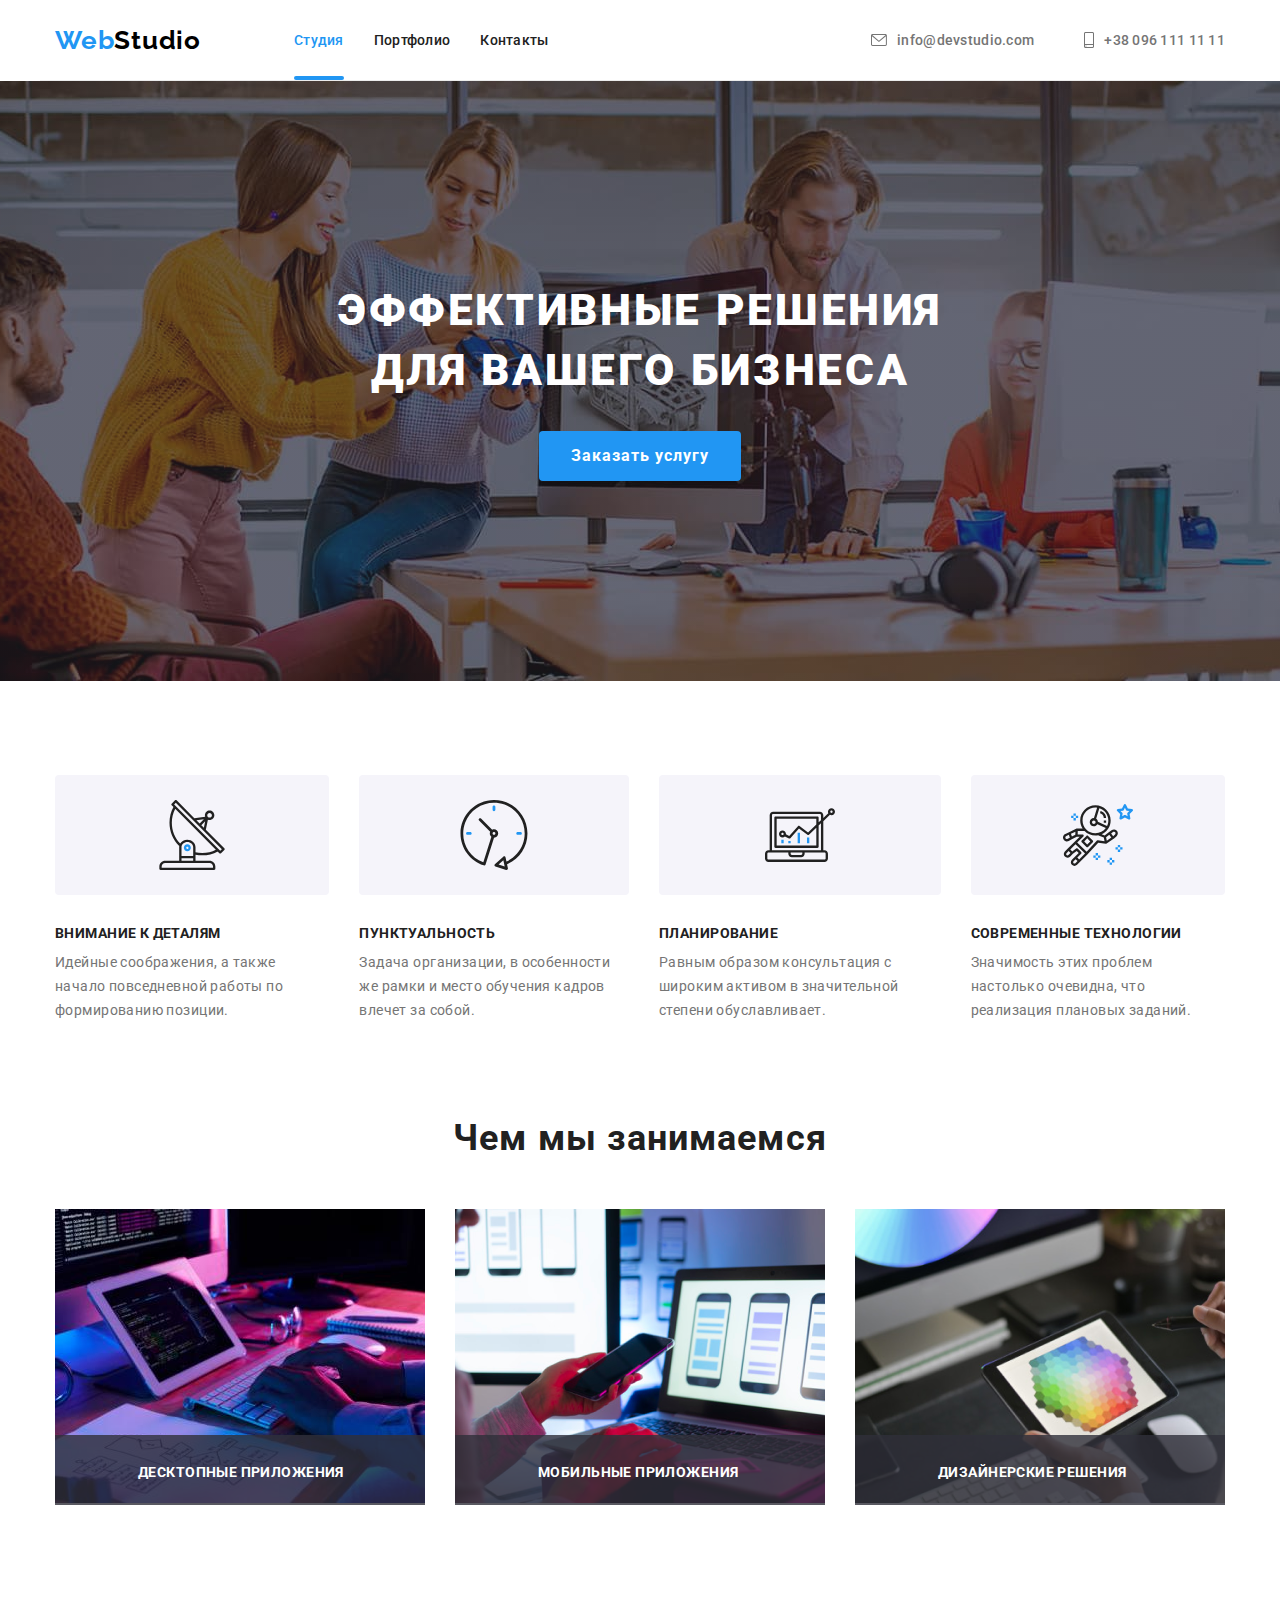
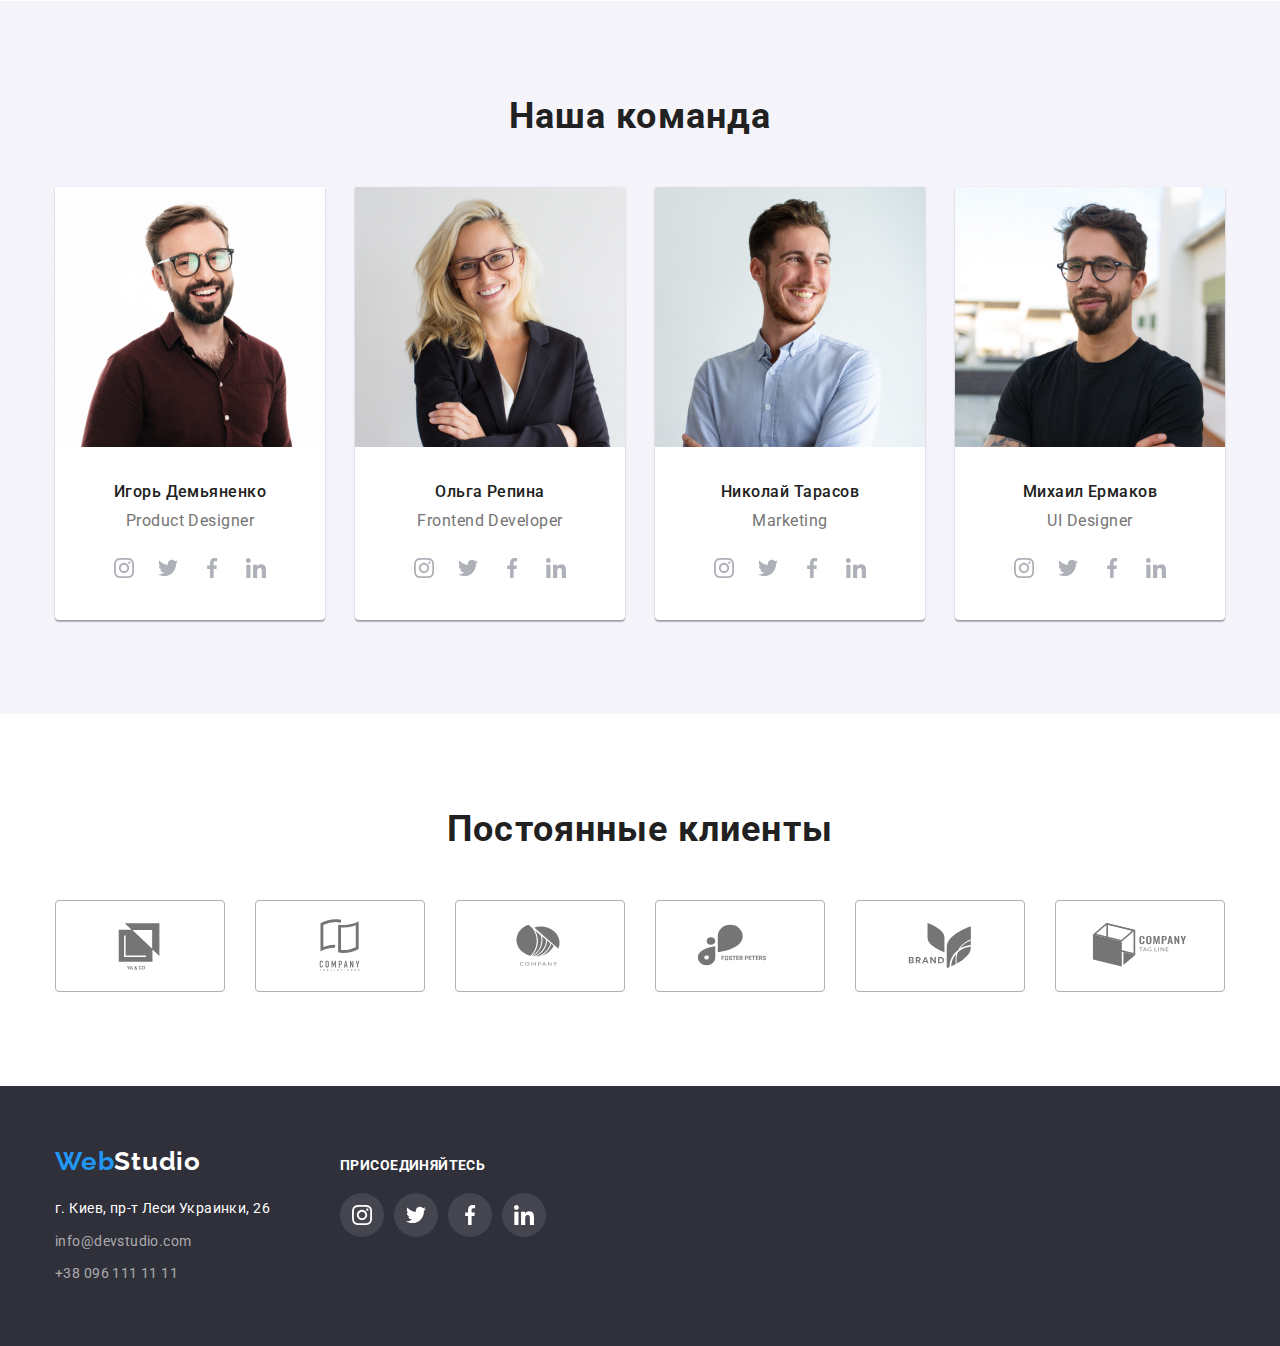
<file: index.html>
<!DOCTYPE html>
<html lang="ru">
<head>
    <meta charset="UTF-8">
    <meta http-equiv="X-UA-Compatible" content="IE=edge">
    <meta name="viewport" content="width=device-width, initial-scale=1.0">
    <link rel="preconnect" href="https://fonts.googleapis.com">
    <link rel="preconnect" href="https://fonts.gstatic.com" crossorigin>
    <link href="https://fonts.googleapis.com/css2?family=Raleway:wght@700&family=Roboto:wght@400;500;700;900&display=swap"
        rel="stylesheet">
    <link rel="stylesheet" href="css/styles.css">
    <link rel="stylesheet" href="./css/modern-normalize.css">
    <link rel="stylesheet" href="./css/reset.css">
    <title>Студия</title>
</head>
<body>
    <!--------шапка---------->
    <header>
        <div class="container nav-container">
            <nav class="main-nav">
                <a class="link header-logo-web" href="./index.html">Web<span class="header-logo-studio">Studio</span></a>
                <ul class="list header-list">
                    <li class="header-pre-list">
                        <a class="link header-link current" href="./index.html">Студия</a>
                    </li>
                    <li class="header-pre-list">
                        <a class="link header-link" href="./portfolio.html">Портфолио</a>
                    </li>
                    <li class="header-pre-list">
                        <a class="link header-link" href="">Контакты</a>
                    </li>
                </ul>
            </nav>
                <ul class="list header-tel-mail">
                    <li class="header-contact">
                        <a class="link header-mail" href="mailto:info@devstudio.com">
                        <svg class="header-icon-mail">
                            <use href="./images/symbol-defs.svg#icon-envelope-hover">
                            </use>
                        </svg>
                        info@devstudio.com</a>
                    </li>
                    <li class="header-contact">
                        <a class="link header-tel" href="tel:+380961111111">
                            <svg class="header-icon-tel">
                            <use href="./images/symbol-defs.svg#icon-smartphone">
                            </use>
                        </svg>+38 096 111 11 11</a>
                    </li>
                </ul>
        </div>
    </header>
    <!---------ГЕРОЙ-------->
    <main>
        <section class="hero">
            <div class="container">
            <h1 class="hero-text">Эффективные решения для вашего бизнеса</h1>
            <button class="hero-btn" type="button" data-modal-open>Заказать услугу</button>
            </div>
        </section>
        <!------Особенности------>
        <section class="section">
            <div class="container">
                <h2 class="visually-hidden">Особенности</h2>
                <ul class="list container-text">
                    <li class="container-pre-text">
                        <div class="icon-thumb">
                            <svg class="icon-group" width="70" height="70">
                                <use href="./images/symbol-defs.svg#icon-antenna">
                                </use>
                            </svg>
                        </div>
                        <h3 class="list-text">Внимание к деталям</h3>
                        <p class="list-pre-text">Идейные соображения, а также начало повседневной работы по формированию позиции.</p>
                    </li>
                    <li class="container-pre-text">
                        <div class="icon-thumb">
                            <svg class="icon-group" width="70" height="70">
                                <use href="./images/symbol-defs.svg#icon-clock">
                                </use>
                            </svg>
                        </div>
                        <h3 class="list-text">Пунктуальность</h3>
                        <p class="list-pre-text">Задача организации, в особенности же рамки и место обучения кадров влечет за собой.</p>
                    </li>
                    <li class="container-pre-text">
                        <div class="icon-thumb">
                            <svg class="icon-group" width="70" height="70">
                                <use href="./images/symbol-defs.svg#icon-diagram">
                                </use>
                            </svg>
                        </div>
                        <h3 class="list-text">Планирование</h3>
                        <p class="list-pre-text">Равным образом консультация с широким активом в значительной степени обуславливает.</p>
                    </li>
                    <li class="container-pre-text">
                        <div class="icon-thumb">
                            <svg class="icon-group" width="70" height="70">
                                <use href="./images/symbol-defs.svg#icon-astronaut">
                                </use>
                            </svg>
                        </div>
                        <h3 class="list-text">Современные технологии</h3>
                        <p class="list-pre-text">Значимость этих проблем настолько очевидна, что реализация плановых заданий.</p>
                    </li>
                </ul>
            </div>
        </section>
        <!-----Чем-мы-занимаемся----->
        <section class="img-container">
            <div class="container">
            <h2 class="item-text">Чем мы занимаемся</h2>
            <ul class="list container-img">
                <li class="item-img">
                    <img src="./images/box1.jpg" alt="Планирование" width="370">
                    <p class="item-img-text">Десктопные приложения</p>
                </li>
                <li class="item-img">
                    <img src="./images/box2.png" alt="Современные технологии" width="370">
                    <p class="item-img-text">Мобильные приложения</p>
                </li>
                <li class="item-img">
                    <img src="./images/box3.png" alt="Внимание к деталям" width="370">
                    <p class="item-img-text">Дизайнерские решения</p>
                </li>
            </ul>
            </div>
        </section>
        <!-----Наша команда----->
        <section class="items">
            <div class="container">
                <h2 class="item-text">Наша команда</h2>
                <ul class="list container-items">
                    <li class="container-pre-items">
                        <img class="img-items" src="./images/img.jpg" alt="Игорь Демьяненко" width="270">
                        <div class="box-item-text" >
                            <h3 class="items-text">Игорь Демьяненко</h3>
                            <p class="items-title">Product Designer</p>
                            <ul class="list social-list-box">
                                <li class="link-box">
                                    <a class="link-pre-box" href="">
                                        <svg class="box-social-icon">
                                            <use href="./images/symbol-defs.svg#icon-instagram">
                                            </use>
                                        </svg>
                                    </a>
                                </li>
                                <li class="link-box">
                                    <a class="link-pre-box" href="">
                                        <svg class="box-social-icon">
                                            <use href="./images/symbol-defs.svg#icon-twitter">
                                            </use>
                                        </svg>
                                    </a>
                                </li>
                                <li class="link-box">
                                    <a class="link-pre-box" href="">
                                        <svg class="box-social-icon">
                                            <use href="./images/symbol-defs.svg#icon-facebook">
                                            </use>
                                        </svg>
                                    </a>
                                </li>
                                <li class="link-box">
                                    <a class="link-pre-box" href="">
                                        <svg class="box-social-icon">
                                            <use href="./images/symbol-defs.svg#icon-linkedin">
                                            </use>
                                        </svg>
                                    </a>
                                </li>
                            </ul>
                        </div>
                    </li>
                    <li class="container-pre-items">
                        <img class="img-items" src="./images/img(1).jpg" alt="Ольга Репина" width="270">
                        <div class="box-item-text" >
                            <h3 class="items-text">Ольга Репина</h3>
                            <p class="items-title">Frontend Developer</p>
                            <ul class="list social-list-box">
                                <li class="link-box">
                                    <a class="link-pre-box" href="">
                                        <svg class="box-social-icon">
                                            <use href="./images/symbol-defs.svg#icon-instagram">
                                            </use>
                                        </svg>
                                    </a>
                                </li>
                                <li class="link-box">
                                    <a class="link-pre-box" href="">
                                        <svg class="box-social-icon">
                                            <use href="./images/symbol-defs.svg#icon-twitter">
                                            </use>
                                        </svg>
                                    </a>
                                </li>
                                <li class="link-box">
                                    <a class="link-pre-box" href="">
                                        <svg class="box-social-icon">
                                            <use href="./images/symbol-defs.svg#icon-facebook">
                                            </use>
                                        </svg>
                                    </a>
                                </li>
                                <li class="link-box">
                                    <a class="link-pre-box" href="">
                                        <svg class="box-social-icon">
                                            <use href="./images/symbol-defs.svg#icon-linkedin">
                                            </use>
                                        </svg>
                                    </a>
                                </li>
                            </ul>
                        </div>
                    </li>
                    <li class="container-pre-items">
                        <img class="img-items" src="./images/img(2).jpg" alt="Николай Тарасов" width="270">
                        <div class="box-item-text" >
                            <h3 class="items-text">Николай Тарасов</h3>
                            <p class="items-title">Marketing</p>
                            <ul class="list social-list-box">
                                <li class="link-box">
                                    <a class="link-pre-box" href="">
                                        <svg class="box-social-icon">
                                            <use href="./images/symbol-defs.svg#icon-instagram">
                                            </use>
                                        </svg>
                                    </a>
                                </li>
                                <li class="link-box">
                                    <a class="link-pre-box" href="">
                                        <svg class="box-social-icon">
                                            <use href="./images/symbol-defs.svg#icon-twitter">
                                            </use>
                                        </svg>
                                    </a>
                                </li>
                                <li class="link-box">
                                    <a class="link-pre-box" href="">
                                        <svg class="box-social-icon">
                                            <use href="./images/symbol-defs.svg#icon-facebook">
                                            </use>
                                        </svg>
                                    </a>
                                </li>
                                <li class="link-box">
                                    <a class="link-pre-box" href="">
                                        <svg class="box-social-icon">
                                            <use href="./images/symbol-defs.svg#icon-linkedin">
                                            </use>
                                        </svg>
                                    </a>
                                </li>
                            </ul>
                        </div>
                    </li>
                    <li class="container-pre-items">
                        <img class="img-items" src="./images/img(3).jpg" alt="Михаил Ермаков" width="270">
                        <div class="box-item-text" >
                            <h3 class="items-text">Михаил Ермаков</h3>
                            <p class="items-title">UI Designer</p>
                            <ul class="list social-list-box">
                                <li class="link-box">
                                    <a class="link-pre-box" href="">
                                        <svg class="box-social-icon">
                                            <use href="./images/symbol-defs.svg#icon-instagram">
                                            </use>
                                        </svg>
                                    </a>
                                </li>
                                <li class="link-box">
                                    <a class="link-pre-box" href="">
                                        <svg class="box-social-icon">
                                            <use href="./images/symbol-defs.svg#icon-twitter">
                                            </use>
                                        </svg>
                                    </a>
                                </li>
                                <li class="link-box">
                                    <a class="link-pre-box" href="">
                                        <svg class="box-social-icon">
                                            <use href="./images/symbol-defs.svg#icon-facebook">
                                            </use>
                                        </svg>
                                    </a>
                                </li>
                                <li class="link-box">
                                    <a class="link-pre-box" href="">
                                        <svg class="box-social-icon">
                                            <use href="./images/symbol-defs.svg#icon-linkedin">
                                            </use>
                                        </svg>
                                    </a>
                                </li>
                            </ul>
                        </div>
                    </li>
                </ul>
            </div>
        </section>
        <!-- -----Постоянные-клиенты----- -->
        <section class="client-container">
            <div class="container">
                <h2 class="item-text">Постоянные клиенты</h2>
                <ul class="list client-box">
                    <li class="client-link">
                        <a class="client-link-icon" href="">
                            <svg class="client-icon">
                                <use href="./images/symbol-defs.svg#icon-Logo" >
                                </use>
                            </svg>
                        </a>
                    </li>
                    <li class="client-link">
                        <a class="client-link-icon" href="">
                            <svg class="client-icon">
                                <use href="./images/symbol-defs.svg#icon-Logo-1">
                                </use>
                            </svg>
                        </a>
                    </li>
                    <li class="client-link">
                        <a class="client-link-icon" href="">
                            <svg class="client-icon">
                                <use href="./images/symbol-defs.svg#icon-Logo-2">
                                </use>
                            </svg>
                        </a>
                    </li>
                    <li class="client-link">
                        <a class="client-link-icon" href="">
                            <svg class="client-icon">
                                <use href="./images/symbol-defs.svg#icon-Logo-3">
                                </use>
                            </svg>
                        </a>
                    </li>
                    <li class="client-link">
                        <a class="client-link-icon" href="">
                            <svg class="client-icon">
                                <use href="./images/symbol-defs.svg#icon-Logo-4">
                                </use>
                            </svg>
                        </a>
                    </li>
                    <li class="client-link">
                        <a class="client-link-icon" href="">
                            <svg class="client-icon">
                                <use href="./images/symbol-defs.svg#icon-Logo-5">
                                </use>
                            </svg>
                        </a>
                    </li>
                </ul>
            </div>
        </section>
    </main>
    <!-----футер--Подвал----->
    <footer class="footer">
        <div class="container container-footer">
        <div>
            <a class="link footer-logo-web" href="./index.html">Web<span class="footer-logo-studio">Studio</span></a>
            <ul class="list footer-container">
                <li class="footer-pre-container" >
                    <a class="link footer-map" href="https://goo.gl/maps/3yWpkA23hBz6djXq9" target="_blank" rel="noopener noreferrer">
                        <address>г. Киев, пр-т Леси Украинки, 26</address></a>
                </li>
                <li class="footer-pre-container" >
                    <a class="link footer-list" href="mailto:info@devstudio.com">info@devstudio.com</a>
                </li>
                <li class="footer-pre-container" >
                    <a class="link footer-list" href="tel:+380961111111">+38 096 111 11 11</a>
                </li>
            </ul>
        </div>
        <!-- -------------modal------------- -->
        <div class="social-box">
            <p class="social-text">присоединяйтесь</p>
            <ul class="list social-links">
                <li class="social-pre-link">
                    <a class="pre-link" href="">
                        <svg class="link-icon">
                            <use href="./images/symbol-defs.svg#icon-instagram">
                            </use>
                        </svg>
                    </a>
                </li>
                <li class="social-pre-link">
                    <a class="pre-link" href="">
                        <svg class="link-icon">
                            <use href="./images/symbol-defs.svg#icon-twitter">
                            </use>
                        </svg>
                    </a>
                </li>
                <li class="social-pre-link">
                    <a class="pre-link" href="">
                        <svg class="link-icon">
                            <use href="./images/symbol-defs.svg#icon-facebook">
                            </use>
                        </svg>
                    </a>
                </li>
                <li class="social-pre-link">
                    <a class="pre-link" href="">
                        <svg class="link-icon">
                            <use href="./images/symbol-defs.svg#icon-linkedin">
                            </use>
                        </svg>
                    </a>
                </li>
            </ul>
        </div>
        </div>
    </footer>
    <div class="backdrop is-hidden" data-modal>
        <div class="modal">
            <button type="button" class="modal-close" data-modal-close>
                <svg class="modal-close-icon" wight="18" height="18">
                    <use href="./images/symbol-defs.svg#icon-close"></use>
                </svg>
            </button>
        </div>
    </div>
    <script src="./js/modal.js"></script>
</body>
</html>
</file>
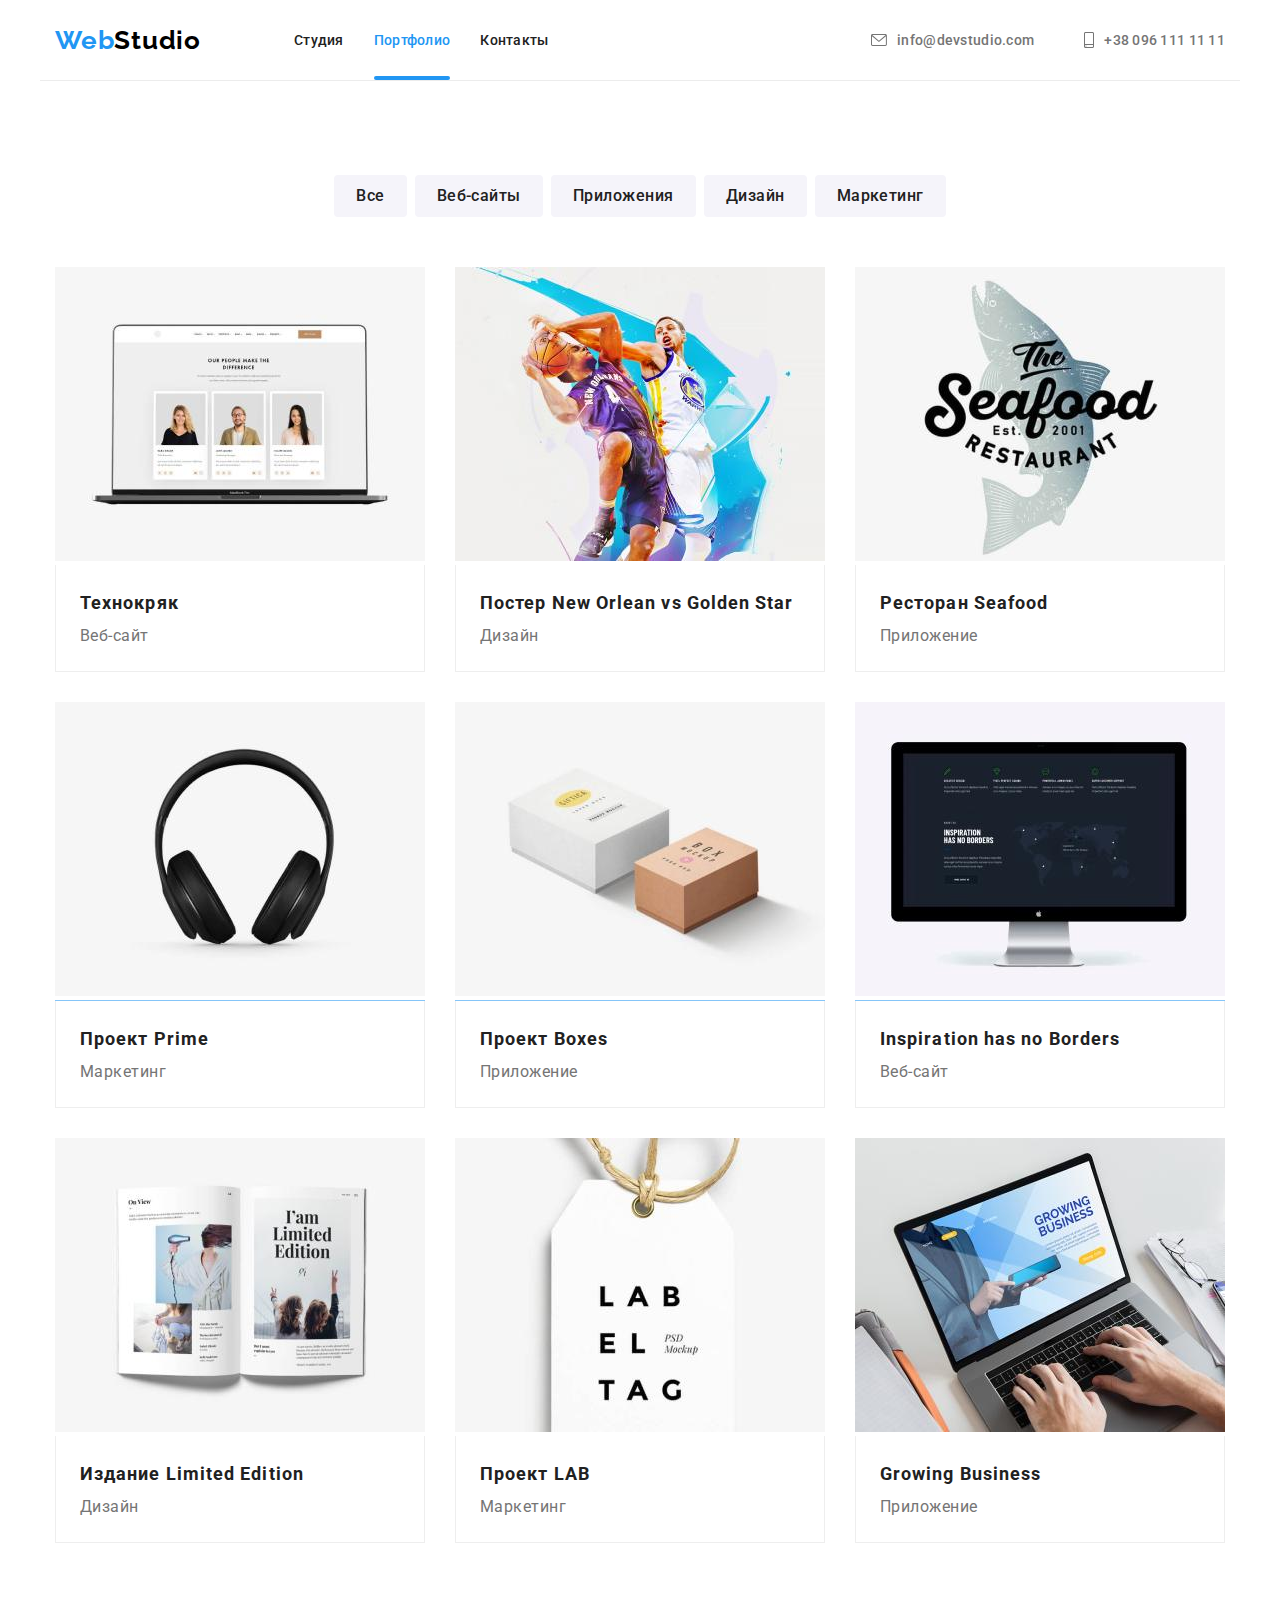
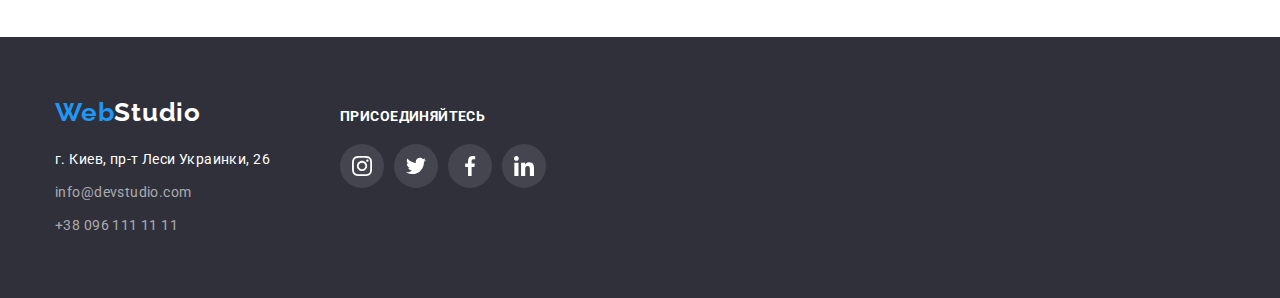
<file: portfolio.html>
<!DOCTYPE html>
<html lang="ru">

<head>
    <meta charset="UTF-8">
    <meta http-equiv="X-UA-Compatible" content="IE=edge">
    <meta name="viewport" content="width=device-width, initial-scale=1.0">
    <link rel="preconnect" href="https://fonts.googleapis.com">
    <link rel="preconnect" href="https://fonts.gstatic.com" crossorigin>
    <link href="https://fonts.googleapis.com/css2?family=Raleway:wght@700&family=Roboto:wght@400;500;700;900&display=swap"
        rel="stylesheet">
    <link rel="stylesheet" href="css/styles.css">
    <link rel="stylesheet" href="./css/modern-normalize.css">
    <link rel="stylesheet" href="./css/reset.css">
    <title>Портфолио</title>
</head>

<body>
    <!------ШАПКА------>
    <header>
        <div class="container nav-container">
            <nav class="main-nav">
                <a class="link header-logo-web" href="./index.html">Web<span class="header-logo-studio">Studio</span></a>
                <ul class="list header-list">
                    <li class="header-pre-list">
                        <a class="link header-link" href="./index.html" >Студия</a>
                    </li>
                    <li class="header-pre-list">
                        <a class="link header-link current" href="./portfolio.html">Портфолио</a>
                    </li>
                    <li class="header-pre-list">
                        <a class="link header-link" href="">Контакты</a>
                    </li>
                </ul>
            </nav>
                <ul class="list header-tel-mail">
                    <li class="header-contact">
                        <a class="link header-mail" href="mailto:info@devstudio.com">
                            <svg class="header-icon-mail">
                                <use href="./images/symbol-defs.svg#icon-envelope-hover">
                                </use>
                            </svg>
                            info@devstudio.com</a>
                    </li>
                    <li class="header-contact">
                        <a class="link header-tel" href="tel:+380961111111">
                            <svg class="header-icon-tel">
                                <use href="./images/symbol-defs.svg#icon-smartphone">
                                </use>
                            </svg>+38 096 111 11 11</a>
                    </li>
                </ul>
        </div>
    </header>
    <!-----------------------портфоліо----------------------->
    <main>
        <section class="box-list">
            <div class="container">
                <ul class="list container-box-btn">
                    <li class="box-button">
                        <button class="list-btn" type="button">Все</button>
                    </li>
                    <li class="box-button">
                        <button class="list-btn" type="button">Веб-сайты</button>
                    </li>
                    <li class="box-button">
                        <button class="list-btn" type="button">Приложения</button>
                    </li>
                    <li class="box-button">
                        <button class="list-btn" type="button">Дизайн</button>
                    </li>
                    <li class="box-button">
                        <button class="list-btn" type="button">Маркетинг</button>
                    </li>
                </ul>
                <h1 class="visually-hidden">Портфолио</h1>
                <ul class="list flex-container">
                    <li class="box-img">
                            <a class="link project-link" href="">
                                <div class="box-img-wrap">
                                <img src="./images/potr.jpg" alt="Ноутбук" width="370">
                                <p class="flex-top-text">
                                    Технокряк это современная площадка распространения коронавируса. Компании используют эту платформу для цифрового
                                    шпионажа и атак на защищённые сервера конкурентов.
                                </p>
                            </div>
                            <div class="flex-text-container" >
                                <h2 class="section-text">Технокряк</h2>
                                <p class="section-title">Веб-сайт</p>
                            </div>
                        </a>
                    </li>
                    <li class="box-img">
                            <a class="link project-link" href="">
                                <div class="box-img-wrap">
                                <img src="./images/potr(1).jpg" alt="Баскетболіти" width="370">
                                <p class="flex-top-text">
                                    Технокряк это современная площадка распространения коронавируса. Компании используют эту платформу для цифрового
                                    шпионажа и атак на защищённые сервера конкурентов.
                                </p>
                            </div>
                            <div class="flex-text-container" >
                                <h2 class="section-text">Постер <span lang="en">New Orlean vs Golden Star</span></h2>
                                <p class="section-title">Дизайн</p>
                            </div>
                        </a>
                    </li>
                    <li class="box-img">
                            <a class="link project-link" href="">
                                <div class="box-img-wrap">
                                <img src="./images/port(2).jpg" alt="Логотип ресторану" width="370">
                                <p class="flex-top-text">
                                    Технокряк это современная площадка распространения коронавируса. Компании используют эту платформу для цифрового
                                    шпионажа и атак на защищённые сервера конкурентов.
                                </p>
                            </div>
                            <div class="flex-text-container" >
                                <h2 class="section-text">Ресторан <span lang="en">Seafood</span></h2>
                                <p class="section-title">Приложение</p>
                            </div>
                        </a>
                    </li>
                    <li class="box-img">
                            <a class="link project-link" href="">
                                <div class="box-img-wrap">
                                <img src="./images/port(3).jpg" alt="Навушники" width="370">
                                <p class="flex-top-text">
                                    Технокряк это современная площадка распространения коронавируса. Компании используют эту платформу для цифрового
                                    шпионажа и атак на защищённые сервера конкурентов.
                                </p>
                            </div>
                            <div class="flex-text-container" >
                                <h2 class="section-text">Проект <span lang="en">Prime</span></h2>
                                <p class="section-title">Маркетинг</p>
                            </div>
                        </a>
                    </li>
                    <li class="box-img">
                            <a class="link project-link" href="">
                                <div class="box-img-wrap">
                                <img src="./images/port(4).jpg" alt="Коробка" width="370">
                                <p class="flex-top-text">
                                    Технокряк это современная площадка распространения коронавируса. Компании используют эту платформу для цифрового
                                    шпионажа и атак на защищённые сервера конкурентов.
                                </p>
                            </div>
                            <div class="flex-text-container" >
                                <h2 class="section-text">Проект <span lang="en">Boxes</span></h2>
                                <p class="section-title">Приложение</p>
                            </div>
                        </a>
                    </li>
                    <li class="box-img">
                            <a class="link project-link" href="">
                                <div class="box-img-wrap">
                                <img src="./images/port(5).jpg" alt="Комп'ютер" width="370">
                                <p class="flex-top-text">
                                    Технокряк это современная площадка распространения коронавируса. Компании используют эту платформу для цифрового
                                    шпионажа и атак на защищённые сервера конкурентов.
                                </p>
                            </div>
                            <div class="flex-text-container" >
                                <h2 class="section-text"><span lang="en">Inspiration has no Borders</span></h2>
                                <p class="section-title">Веб-сайт</p>
                            </div>
                        </a>
                    </li>
                    <li class="box-img">
                            <a class="link project-link" href="">
                                <div class="box-img-wrap">
                                <img src="./images/port(6).jpg" alt="Журнал" width="370">
                                <p class="flex-top-text">
                                    Технокряк это современная площадка распространения коронавируса. Компании используют эту платформу для цифрового
                                    шпионажа и атак на защищённые сервера конкурентов.
                                </p>
                            </div>
                            <div class="flex-text-container" >
                                <h2 class="section-text">Издание <span lang="en">Limited Edition</span></h2>
                                <p class="section-title">Дизайн</p>
                            </div>
                        </a>
                    </li>
                    <li class="box-img">
                            <a class="link project-link" href="">
                                <div class="box-img-wrap">
                                <img src="./images/port(7).jpg" alt="Бірка" width="370">
                                <p class="flex-top-text">
                                    Технокряк это современная площадка распространения коронавируса. Компании используют эту платформу для цифрового
                                    шпионажа и атак на защищённые сервера конкурентов.
                                </p>
                            </div>
                            <div class="flex-text-container" >
                                <h2 class="section-text">Проект <span lang="en">LAB</span></h2>
                                <p class="section-title">Маркетинг</p>
                            </div>
                        </a>
                    </li>
                    <li class="box-img">
                            <a class="link project-link" href="">
                                <div class="box-img-wrap">
                                <img src="./images/port(8).jpg" alt="Ноутбук" width="370">
                                <p class="flex-top-text">
                                    Технокряк это современная площадка распространения коронавируса. Компании используют эту платформу для цифрового
                                    шпионажа и атак на защищённые сервера конкурентов.
                                </p>
                            </div>
                            <div class="flex-text-container" >
                                <h2 class="section-text"><span lang="en">Growing Business</span></h2>
                                <p class="section-title">Приложение</p>
                            </div>
                        </a>
                    </li>
                </ul>
            </div>
        </section>
    </main>
    <!------------------------футер-/* Подвал */---------------------------------->
    <footer class="footer">
        <div class="container container-footer">
        <div>
            <a class="link footer-logo-web" href="./index.html">Web<span class="footer-logo-studio">Studio</span></a>
            <ul class="list footer-container">
                <li class="footer-pre-container">
                    <a class="link footer-map" href="https://goo.gl/maps/3yWpkA23hBz6djXq9" target="_blank"
                        rel="noopener noreferrer">
                        <address>г. Киев, пр-т Леси Украинки, 26</address>
                    </a>
                </li>
                <li class="footer-pre-container">
                    <a class="link footer-list" href="mailto:info@devstudio.com">info@devstudio.com</a>
                </li>
                <li class="footer-pre-container">
                    <a class="link footer-list" href="tel:+380961111111">+38 096 111 11 11</a>
                </li>
            </ul>
        </div>
        <div class="social-box">
            <p class="social-text">присоединяйтесь</p>
            <ul class="list social-links">
                <li class="social-pre-link">
                    <a class="pre-link" href="">
                        <svg class="link-icon">
                            <use href="./images/symbol-defs.svg#icon-instagram">
                            </use>
                        </svg>
                    </a>
                </li>
                <li class="social-pre-link">
                    <a class="pre-link" href="">
                        <svg class="link-icon">
                            <use href="./images/symbol-defs.svg#icon-twitter">
                            </use>
                        </svg>
                    </a>
                </li>
                <li class="social-pre-link">
                    <a class="pre-link" href="">
                        <svg class="link-icon">
                            <use href="./images/symbol-defs.svg#icon-facebook">
                            </use>
                        </svg>
                    </a>
                </li>
                <li class="social-pre-link">
                    <a class="pre-link" href="">
                        <svg class="link-icon">
                            <use href="./images/symbol-defs.svg#icon-linkedin">
                            </use>
                        </svg>
                    </a>
                </li>
            </ul>
        </div>
        </div>
    </footer>
</body>

</html>
</file>
<file: css/styles.css>
:root {
  --header-text-color: #212121;
  --accent-color: #2196f3;
  --main-title-color: #212121;
  --portfolio-text-color: #212121;
}

body {
  font-family: "Roboto", sans-serif;
}

.link {
  text-decoration: none;
}

.list {
  list-style: none;
}

.container {
  width: 1200px;
  padding-left: 15px;
  padding-right: 15px;
  margin: 0 auto;
}

/* ------------------------------ШАПКА---------------------------------- */

.header-pre-list .current {
  color: #2196f3;
}

.nav-container {
  display: flex;
  align-items: center;
  border-bottom: 1px solid #ececec;
}

.main-nav {
  display: flex;
  align-items: center;
}

.header-list {
  display: flex;
}

.header-tel-mail {
  display: flex;
  align-items: center;
  margin-left: auto;
}

.header-logo-web {
  font-family: Raleway;
  font-weight: bold;
  font-size: 26px;
  line-height: 31px;
  letter-spacing: 0.03em;
  color: #2196f3;
}

.header-logo-web {
  margin-right: 93px;
}

.header-logo-studio {
  font-family: Raleway;
  font-weight: bold;
  font-size: 26px;
  line-height: 31px;
  letter-spacing: 0.03em;
  color: #000000;
}

.header-link {
  display: block;
  font-family: Roboto;
  font-style: normal;
  font-weight: 500;
  font-size: 14px;
  line-height: 16px;
  letter-spacing: 0.02em;

  color: var(--header-text-color);

  padding-top: 32px;
  padding-bottom: 32px;
  position: relative;

  transition-property: color;
  transition-duration: 250ms;
  transition-timing-function: linear cubic-bezier(0.4, 0, 0.2, 1);
}

.header-link.current::after {
  content: "";
  width: 100%;
  height: 4px;
  background-color: #2196f3;
  position: absolute;
  display: block;
  bottom: 0;
  border-radius: 2px;
}

.header-pre-list + .header-pre-list {
  margin-left: 30px;
}

.header-contact:not(:last-child) {
  margin-right: 50px;
}

.header-link:hover,
.header-link:focus {
  color: var(--accent-color);
}

.header-mail {
  font-family: Roboto;
  font-style: normal;
  font-weight: 500;
  font-size: 14px;
  line-height: 16px;
  letter-spacing: 0.02em;

  color: #757575;

  transition-property: color;
  transition-duration: 250ms;
  transition-timing-function: linear cubic-bezier(0.4, 0, 0.2, 1);
}

.header-mail:hover,
.header-mail:focus {
  color: var(--accent-color);
}

.header-mail {
  display: flex;
  align-items: center;
}

.header-tel {
  font-family: Roboto;
  font-style: normal;
  font-weight: 500;
  font-size: 14px;
  line-height: 16px;
  letter-spacing: 0.02em;

  color: #757575;

  transition-property: color;
  transition-duration: 250ms;
  transition-timing-function: linear cubic-bezier(0.4, 0, 0.2, 1);
}

.header-tel {
  display: flex;
  align-items: center;
}

.header-icon-mail {
  width: 16px;
  height: 12px;
  margin-right: 10px;
  fill: currentColor;
}

.header-icon-tel {
  width: 10px;
  height: 16px;
  margin-right: 10px;
  fill: currentColor;
}

.header-tel:hover,
.header-tel:focus {
  color: var(--accent-color);
}

/* ------------------------------ГЕРОЙ-------------------------------------- */
.hero {
  background-color: #2f303a;
  padding-top: 200px;
  padding-bottom: 200px;
}

.hero {
  background-image: url(/images/symbol-defs.svg);
}

.hero {
  max-width: 1600px;
  min-height: 600px;
  margin-left: auto;
  margin-right: auto;
  background-image: linear-gradient(
      rgba(47, 48, 58, 0.4),
      rgba(47, 48, 58, 0.4)
    ),
    url(../images/Img\ hero.jpg);
  background-position: center;
  background-size: cover;
}

.hero-text {
  width: 696px;
  height: 120px;
  font-family: Roboto;
  font-style: normal;
  font-weight: 900;
  font-size: 44px;
  line-height: 1.36;
  text-align: center;
  letter-spacing: 0.06em;
  text-transform: uppercase;
  color: #ffffff;

  margin: 0 auto;
  margin-bottom: 30px;
  display: block;
}

.hero-btn {
  padding: 10px 32px;
  margin: 0 auto;
  font-family: Roboto;
  font-style: normal;
  font-weight: bold;
  font-size: 16px;
  line-height: 1.87;
  display: block;
  align-items: center;
  text-align: center;
  letter-spacing: 0.06em;
  color: #ffffff;
  cursor: pointer;

  background: #2196f3;
  box-shadow: 0px 4px 4px rgba(0, 0, 0, 0.15);
  border-radius: 4px;
  border: none;
}

.hero-btn:hover,
.hero-btn:focus {
  color: #188ce8;
}

/* -----------------------------ОСОБЕННОСТИ--------------------------------------- */

.icon-thumb {
  display: flex;
  align-items: center;
  justify-content: center;
  height: 120px;
  background: #f5f4fa;
  border-radius: 4px;
  margin-bottom: 30px;
}

.container-text {
  display: flex;
}

.container-pre-text:not(:last-child) {
  margin-right: 30px;
}

.section {
  padding-top: 94px;
  padding-bottom: 94px;
}

.visually-hidden {
  position: absolute;
  width: 1px;
  height: 1px;
  margin: -1px;
  border: 0;
  padding: 0;
  white-space: nowrap;
  clip-path: inset(100%);
  clip: rect(0 0 0 0);
  overflow: hidden;
}

.list-text {
  margin-bottom: 10px;

  font-family: Roboto;
  font-style: normal;
  font-weight: bold;
  font-size: 14px;
  line-height: 16px;
  letter-spacing: 0.03em;
  color: var(--main-title-color);

  text-transform: uppercase;
}

.list-pre-text {
  font-family: Roboto;
  font-style: normal;
  font-weight: normal;
  font-size: 14px;
  line-height: 1.71;
  letter-spacing: 0.03em;
  color: #757575;
}

/* -------------------------------ЧЕМ-МИ-ЗАНИМАЕМСЯ----------------------------------- */

.img-container {
  padding-bottom: 94px;
}

.container-img {
  display: inline-flex;
}

.item-img:not(:last-child) {
  margin-right: 30px;
}

.item-text {
  margin-bottom: 50px;

  font-family: Roboto;
  font-style: normal;
  font-weight: bold;
  font-size: 36px;
  line-height: 42px;
  text-align: center;
  letter-spacing: 0.03em;
  color: var(--header-text-color);
}

.item-img {
  position: relative;
}

.item-img::before {
  content: "";
  position: absolute;
  bottom: 2px;
  left: 0;

  display: inline-block;
  width: 370px;
  height: 70px;

  background-color: rgba(47, 48, 58, 0.8);
}

.item-img-text {
  position: absolute;
  bottom: 27px;
  left: 83px;

  font-family: Roboto;
  font-style: normal;
  font-weight: bold;
  font-size: 14px;
  line-height: 16px;
  text-align: center;
  letter-spacing: 0.03em;
  text-transform: uppercase;

  color: #ffffff;
}

/* ---------------------------------НАША-КОМАННДА---------------------------------- */

.container-items {
  display: flex;
}

.container-pre-items:not(:last-child) {
  margin-right: 30px;
}

.container-pre-items {
  background-color: #ffffff;
  box-shadow: 0px 1px 3px rgba(0, 0, 0, 0.12), 0px 1px 1px rgba(0, 0, 0, 0.14),
    0px 2px 1px rgba(0, 0, 0, 0.2);
  border-radius: 0px 0px 4px 4px;
}

.box-item-text {
  padding-top: 30px;
  padding-bottom: 30px;
}

.items {
  background-color: #f5f4fa;
  padding-top: 94px;
  padding-bottom: 94px;
}

.items-text {
  margin-bottom: 10px;

  font-family: Roboto;
  font-style: normal;
  font-weight: 500;
  font-size: 16px;
  line-height: 19px;
  text-align: center;
  letter-spacing: 0.03em;
  color: var(--header-text-color);
}

.items-title {
  font-family: Roboto;
  font-style: normal;
  font-weight: normal;
  font-size: 16px;
  line-height: 19px;
  text-align: center;
  letter-spacing: 0.03em;
  color: #757575;
}

.social-list-box {
  display: flex;
  justify-content: center;
  margin-top: 16px;
}

.link-box {
  width: 44px;
  height: 44px;
}

.link-pre-box {
  width: 100%;
  height: 100%;
  border-radius: 50%;
  display: flex;
  align-items: center;
  justify-content: center;
  color: #afb1b8;

  transition-property: background-color, color;
  transition-duration: 250ms;
  transition-timing-function: linear cubic-bezier(0.4, 0, 0.2, 1);
}

.box-social-icon {
  width: 20px;
  height: 20px;
  fill: currentColor;
}

.link-pre-box:hover,
.link-pre-box:focus {
  background-color: #2196f3;
  color: white;
}

/* --------------------СТОРІНКА-2-ПОРТФОЛИО----------------------------------------- */

.box-list {
  padding-top: 94px;
  padding-bottom: 94px;
}

.box-button:not(:last-child) {
  margin-right: 8px;
}

.container-box-btn {
  display: block;
  display: flex;
  justify-content: center;
  margin-bottom: 50px;
}

.list-btn {
  padding: 8px 22px;
  font-family: Roboto;
  font-style: normal;
  font-weight: 500;
  font-size: 16px;
  line-height: 1.62;
  text-align: center;
  letter-spacing: 0.03em;
  color: #212121;
  cursor: pointer;
  border-radius: 4px;
  border: none;
  background: #f5f4fa;
  border-radius: 4px;

  transition-property: background-color, color, box-shadow;
  transition-duration: 250ms;
  transition-timing-function: linear cubic-bezier(0.4, 0, 0.2, 1);
}

.list-btn:focus,
.list-btn:hover {
  background: #2196f3;
  /* shadow-middle */
  color: #ffffff;
  box-shadow: 0px 3px 1px rgba(0, 0, 0, 0.1), 0px 1px 2px rgba(0, 0, 0, 0.08),
    0px 2px 2px rgba(0, 0, 0, 0.12);
  border-radius: 4px;
}

.flex-container {
  display: flex;
  flex-wrap: wrap;
}

.flex-text-container {
  padding: 20px 24px;
  border-right: 1px solid #eee;
  border-bottom: 1px solid#eee;
  border-left: 1px solid #eee;
}

.box-img {
  width: 370px;
  margin-right: 30px;
  margin-bottom: 30px;

  transition-property: box-shadow;
  transition-duration: 250ms;
  transition-timing-function: linear cubic-bezier(0.4, 0, 0.2, 1);
}

.box-img:focus,
.box-img:hover {
  box-shadow: 0px 1px 1px rgba(0, 0, 0, 0.12), 0px 4px 4px rgba(0, 0, 0, 0.06),
    1px 4px 6px rgba(0, 0, 0, 0.16);
}

.box-img:nth-child(3n) {
  margin-right: 0;
}

.box-img:nth-last-child(-n + 3) {
  margin-bottom: 0px;
}

.project-link:hover .flex-top-text,
.project-link:focus .flex-top-text {
  transform: translateY(0);
}

.box-img-wrap {
  position: relative;
  overflow: hidden;
}

.flex-top-text {
  font-family: Roboto;
  font-style: normal;
  font-weight: normal;
  font-size: 18px;
  line-height: 1.56;
  letter-spacing: 0.03em;
  color: #ffffff;
  padding: 63px 24px;
  background-color: rgba(33, 150, 243, 0.9);

  position: absolute;
  top: 0;
  left: 0;
  height: 100%;

  transform: translateY(100%);
  transition: transform 250ms cubic-bezier(0.4, 0, 0.2, 1);
}

.section-text {
  font-family: Roboto;
  font-style: normal;
  font-weight: bold;
  font-size: 18px;
  line-height: 2;

  letter-spacing: 0.06em;
  color: var(--portfolio-text-color);
}

.section-title {
  font-family: Roboto;
  font-style: normal;
  font-weight: normal;
  font-size: 16px;
  line-height: 1.87;
  letter-spacing: 0.03em;
  color: #757575;
}

/* ----------------------------Постоянные-клиенты---------------------------------- */

.client-container {
  padding-top: 94px;
  padding-bottom: 94px;
}

.client-box {
  display: flex;
}

.client-link {
  width: 170px;
  height: 92px;
}

.client-link:not(:last-child) {
  margin-right: 30px;
}

.client-link-icon {
  width: 100%;
  height: 100%;
  border: 1px solid #afb1b8;
  display: flex;
  align-items: center;
  justify-content: center;
  border-radius: 4px;
  color: #757575;

  transition-property: color, border;
  transition-duration: 250ms;
  transition-timing-function: linear cubic-bezier(0.4, 0, 0.2, 1);
}

.client-link-icon:hover,
.client-link-icon:focus {
  color: var(--accent-color);
  border: 1px solid var(--accent-color);
}

.client-icon {
  width: 106px;
  height: 60px;
  fill: currentColor;
}

/* ----------------------------ФУТЕР--------------------------------------------- */

.container-footer {
  display: flex;
  align-items: baseline;
}

.footer {
  background-color: #2f303a;
  padding-top: 60px;
  padding-bottom: 60px;
}

.footer-pre-container:not(:last-child) {
  margin-bottom: 9px;
}

.footer-logo-web {
  display: block;
  margin-bottom: 20px;
  font-family: Raleway;
  font-weight: bold;
  font-size: 26px;
  line-height: 31px;
  letter-spacing: 0.03em;
  color: #2196f3;
}

.footer-logo-studio {
  font-family: Raleway;
  font-weight: bold;
  font-size: 26px;
  line-height: 31px;
  letter-spacing: 0.03em;
  color: #ffffff;
}

.footer-list {
  font-family: Roboto;
  font-style: normal;
  font-weight: normal;
  font-size: 14px;
  line-height: 1.71;
  letter-spacing: 0.03em;

  color: rgba(255, 255, 255, 0.6);

  transition-property: color;
  transition-duration: 250ms;
  transition-timing-function: linear cubic-bezier(0.4, 0, 0.2, 1);
}

.footer-map {
  font-family: Roboto;
  font-style: normal;
  font-weight: normal;
  font-size: 14px;
  line-height: 1.71;
  letter-spacing: 0.03em;
  color: #ffffff;

  transition-property: color;
  transition-duration: 250ms;
  transition-timing-function: linear cubic-bezier(0.4, 0, 0.2, 1);
}

address {
  font-family: Roboto;
  font-style: normal;
}

.footer-list:hover {
  color: var(--accent-color);
}

.footer-list:focus {
  color: var(--accent-color);
}

.footer-map:hover {
  color: var(--accent-color);
}

.footer-map:focus {
  color: var(--accent-color);
}
/* -----------Соціал-------- */

.social-box {
  margin-left: 70px;
}

.social-text {
  font-family: Roboto;
  font-style: normal;
  font-weight: bold;
  font-size: 14px;
  line-height: 16px;
  letter-spacing: 0.03em;
  text-transform: uppercase;
  color: #ffffff;
}

.social-links {
  display: flex;
  margin-top: 20px;
}

.social-pre-link {
  background-color: rgba(255, 255, 255, 0.1);
  border-radius: 50%;
  width: 44px;
  height: 44px;
}

.social-pre-link + .social-pre-link {
  margin-left: 10px;
}

.pre-link {
  width: 100%;
  height: 100%;
  border-radius: 50%;
  display: flex;
  align-items: center;
  justify-content: center;
  color: #ffffff;

  transition-property: background-color, color;
  transition-duration: 250ms;
  transition-timing-function: linear cubic-bezier(0.4, 0, 0.2, 1);
}

.pre-link:hover,
.pre-link:focus {
  color: #ffffff;
  background-color: var(--accent-color);
}

.link-icon {
  width: 20px;
  height: 20px;
  fill: currentColor;
}

/* ---------------MODAL------------ */

.backdrop {
  width: 100vw;
  height: 100vh;
  background-color: rgba(0, 0, 0, 0.2);
  border: 1px solid #000000;
  box-sizing: border-box;
  box-shadow: 0px 4px 4px rgba(0, 0, 0, 0.25);
  position: fixed;
  top: 0;
  transition: opacity 500ms linear, visibility 500ms;
}

.backdrop.is-hidden .modal {
  transform: scale(1.5) translate(-1000px);
  transition: transform 500ms;
}

.modal {
  width: 528px;
  min-height: 581px;
  background-color: #ffffff;
  box-shadow: 0px 1px 3px rgba(0, 0, 0, 0.12), 0px 1px 1px rgba(0, 0, 0, 0.14),
    0px 2px 1px rgba(0, 0, 0, 0.2);
  border-radius: 4px;
  position: absolute;
  top: 50%;
  left: 50%;
  transform: scale(1);
  transform: translate(-50%, -50%);
  transition: transform 500ms;
}

.modal-close {
  width: 30px;
  height: 30px;
  background-color: #ffffff;
  border: 1px solid rgba(0, 0, 0, 0.1);
  border-radius: 50%;
  box-sizing: border-box;
  position: absolute;
  top: 8px;
  right: 8px;
  display: flex;
  align-items: center;
  justify-content: center;
}

.is-hidden {
  visibility: hidden;
  opacity: 0;
  pointer-events: none;
}
</file>
